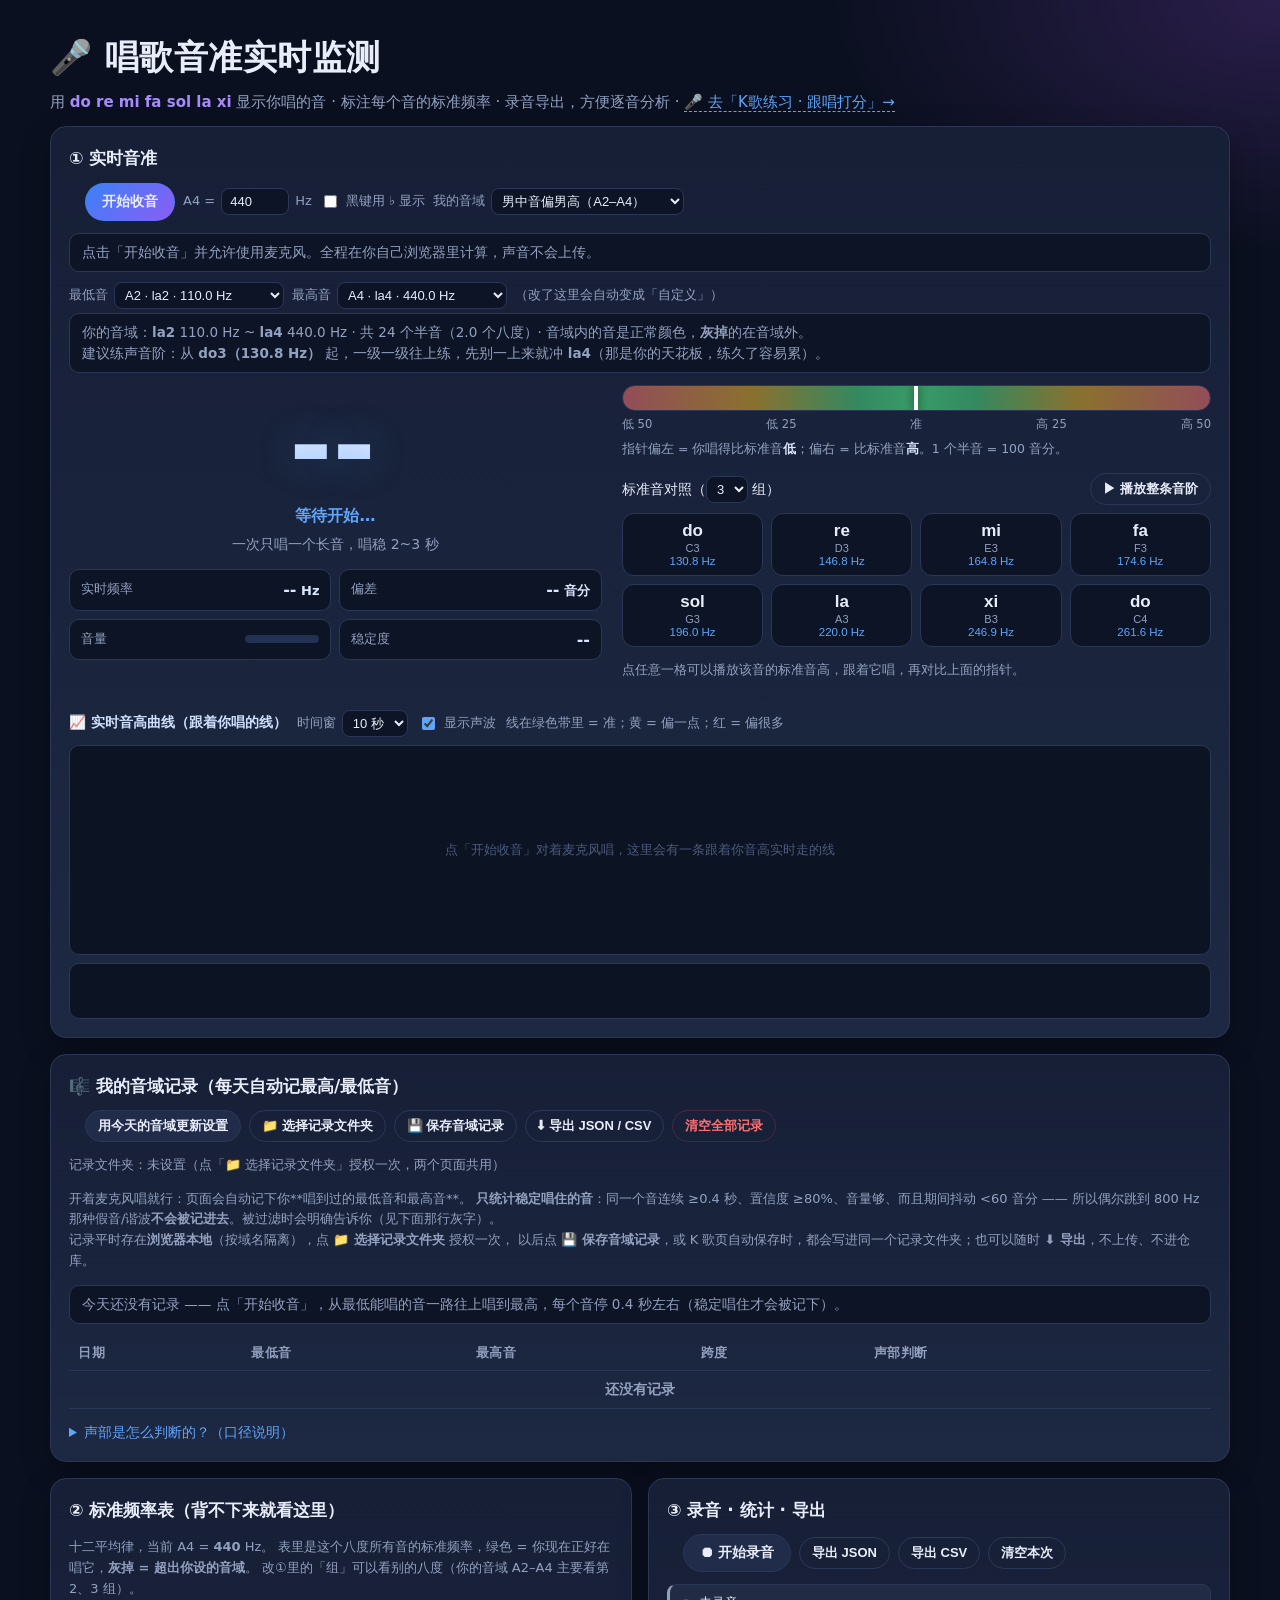
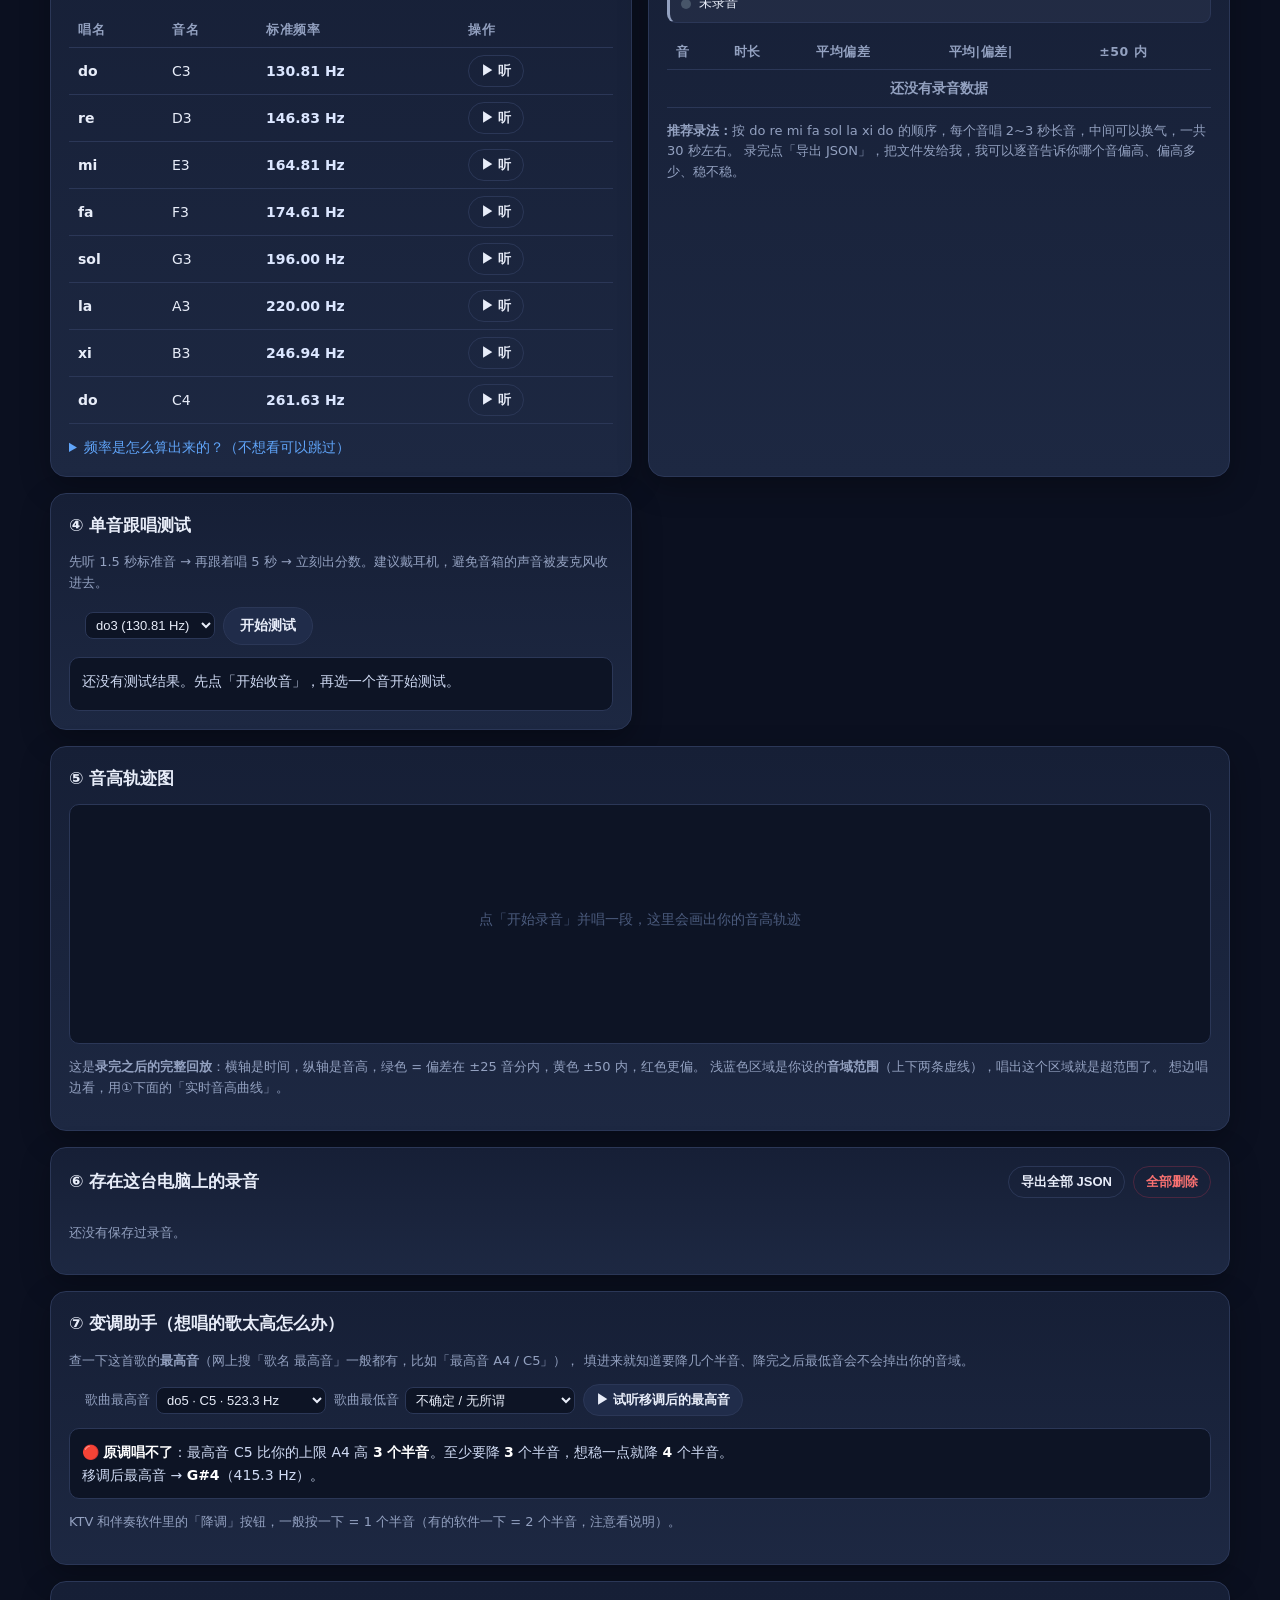
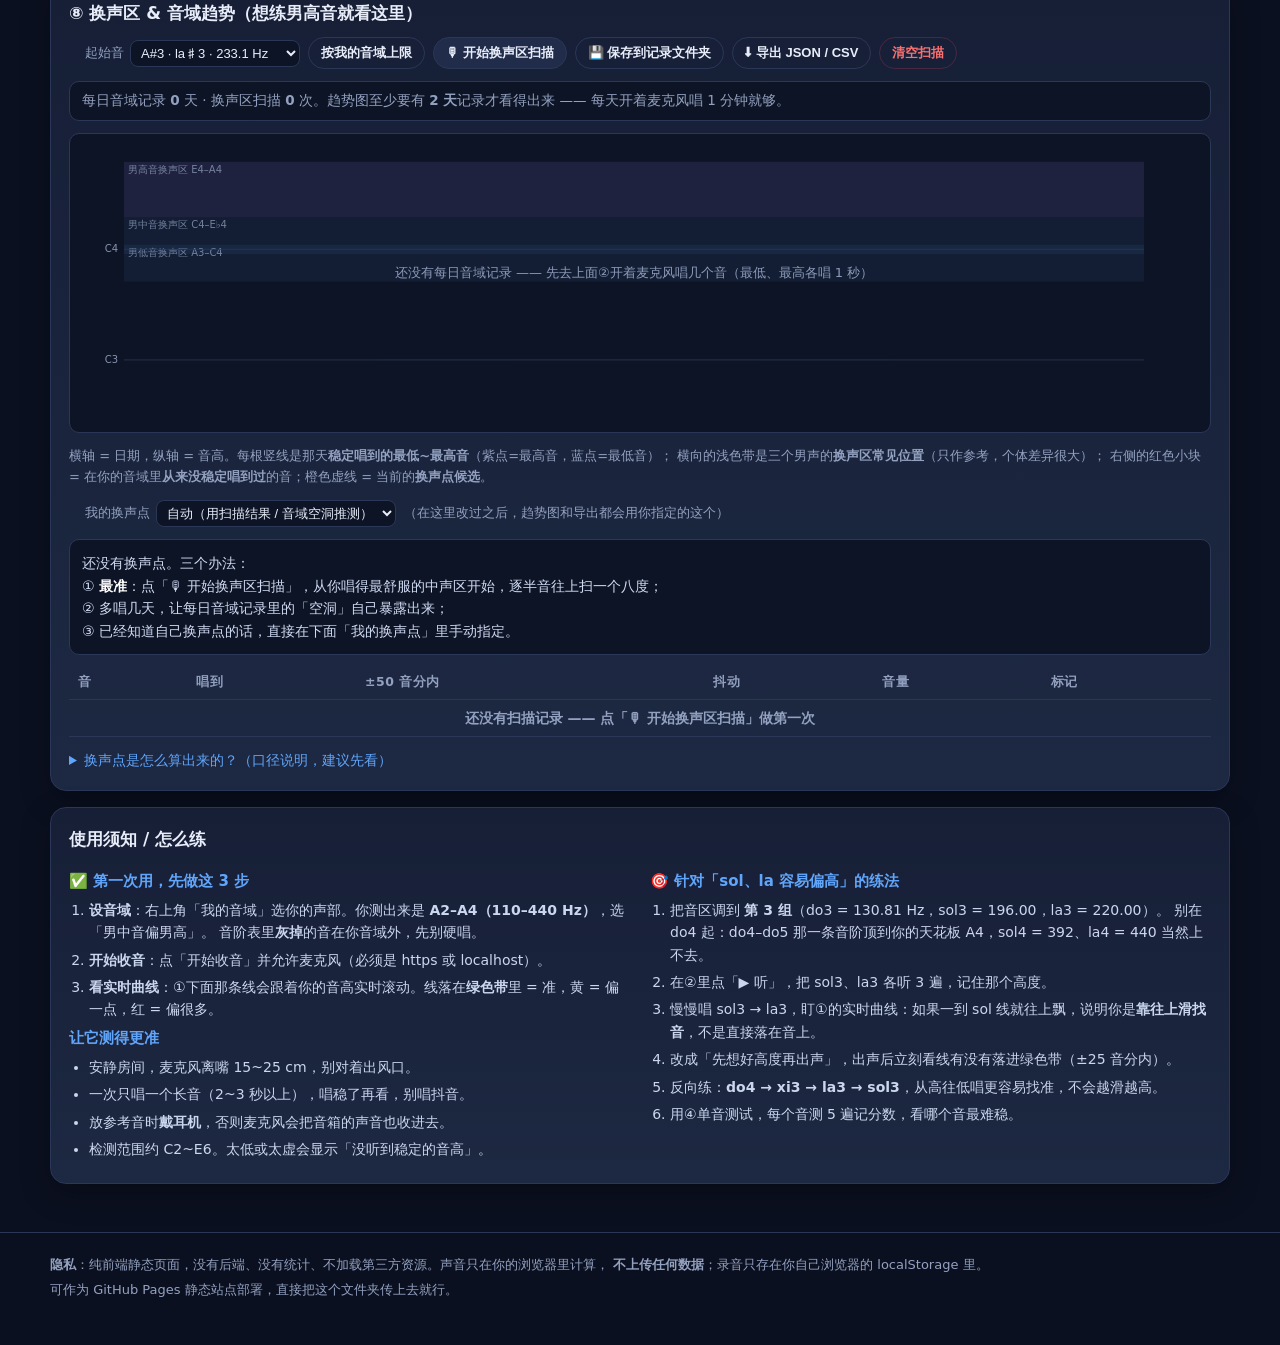
<file: index.html>
<!doctype html>
<html lang="zh-CN">
<head>
<meta charset="utf-8" />
<meta name="viewport" content="width=device-width, initial-scale=1" />
<title>唱歌音准实时监测 · do re mi 调音器</title>
<meta name="description" content="网页版实时音高检测：用 do re mi fa sol la xi 显示你唱的音、偏差音分和标准频率，可录音、导出数据用于分析音准练习。" />
<link rel="stylesheet" href="style.css?v=10" />
</head>
<body>

<header class="site-header">
  <div class="wrap">
    <h1>🎤 唱歌音准实时监测</h1>
    <p class="sub">用 <b>do re mi fa sol la xi</b> 显示你唱的音 · 标注每个音的标准频率 · 录音导出，方便逐音分析
      · <a class="back" href="karaoke.html">🎤 去「K歌练习 · 跟唱打分」→</a></p>
  </div>
</header>

<main class="wrap grid">

  <!-- ============ 实时音准 ============ -->
  <section class="card card--tuner">
    <div class="card-head">
      <h2>① 实时音准</h2>
      <div class="row wrap">
        <button id="micBtn" class="btn btn-primary">开始收音</button>
        <label class="field">A4 = <input id="a4Input" type="number" min="415" max="466" step="1" value="440" /> Hz</label>
        <label class="field checkbox"><input id="flatChk" type="checkbox" /> 黑键用 ♭ 显示</label>
        <label class="field">我的音域 <select id="rangeSel" class="mini-select"></select></label>
      </div>
    </div>

    <p id="micStatus" class="status">点击「开始收音」并允许使用麦克风。全程在你自己浏览器里计算，声音不会上传。</p>

    <div id="rangeCustomRow" class="row wrap range-custom" hidden>
      <label class="field">最低音 <select id="rangeLowSel" class="mini-select"></select></label>
      <label class="field">最高音 <select id="rangeHighSel" class="mini-select"></select></label>
      <span class="muted small">（改了这里会自动变成「自定义」）</span>
    </div>
    <p id="rangeInfo" class="status range-info"></p>

    <div class="tuner-grid">
      <div class="tuner-left">
        <div class="big-note">
          <div class="big-note-main">
            <span id="noteSol" class="sol">--</span>
            <span id="noteOct" class="oct"></span>
          </div>
          <div id="noteLetter" class="letter">等待开始…</div>
          <div id="noteHint" class="hint">一次只唱一个长音，唱稳 2~3 秒</div>
        </div>

        <div class="readouts">
          <div class="readout"><span class="k">实时频率</span><span class="v"><b id="freqVal">--</b> Hz</span></div>
          <div class="readout"><span class="k">偏差</span><span class="v"><b id="centsVal">--</b> 音分</span></div>
          <div class="readout"><span class="k">音量</span><span class="v level"><i id="levelFill"></i></span></div>
          <div class="readout"><span class="k">稳定度</span><span class="v"><b id="confVal">--</b></span></div>
        </div>
      </div>

      <div class="tuner-right">
        <div class="meter">
          <div class="meter-track">
            <div id="needle" class="needle"></div>
          </div>
          <div class="meter-labels"><span>低 50</span><span>低 25</span><span>准</span><span>高 25</span><span>高 50</span></div>
          <p class="meter-tip">指针偏左 = 你唱得比标准音<b>低</b>；偏右 = 比标准音<b>高</b>。1 个半音 = 100 音分。</p>
        </div>

        <div class="ladder-head">
          <span>标准音对照（<select id="octaveSel" class="mini-select"></select> 组）</span>
          <button id="playScaleBtn" class="btn btn-ghost btn-sm">▶ 播放整条音阶</button>
        </div>
        <div id="ladder" class="ladder"></div>
        <p class="muted small">点任意一格可以播放该音的标准音高，跟着它唱，再对比上面的指针。</p>
      </div>
    </div>

    <div class="live-block">
      <div class="live-head">
        <span class="live-title">📈 实时音高曲线（跟着你唱的线）</span>
        <label class="field">时间窗
          <select id="liveWin" class="mini-select">
            <option value="5">5 秒</option>
            <option value="10" selected>10 秒</option>
            <option value="20">20 秒</option>
          </select>
        </label>
        <label class="field checkbox"><input id="scopeChk" type="checkbox" checked /> 显示声波</label>
        <span class="muted small">线在绿色带里 = 准；黄 = 偏一点；红 = 偏很多</span>
      </div>
      <canvas id="liveChart" class="live-chart"></canvas>
      <canvas id="scope" class="scope"></canvas>
    </div>
  </section>

  <!-- ============ 每日音域记录 ============ -->
  <section class="card card--wide">
    <div class="card-head">
      <h2>🎼 我的音域记录（每天自动记最高/最低音）</h2>
      <div class="row wrap">
        <button id="rangeUseBtn" class="btn btn-sm">用今天的音域更新设置</button>
        <button id="rangeFolderBtn" class="btn btn-ghost btn-sm">📁 选择记录文件夹</button>
        <button id="rangeSaveBtn" class="btn btn-ghost btn-sm">💾 保存音域记录</button>
        <button id="rangeExportBtn" class="btn btn-ghost btn-sm">⬇ 导出 JSON / CSV</button>
        <button id="rangeClearBtn" class="btn btn-ghost btn-sm danger">清空全部记录</button>
      </div>
    </div>
    <p id="rangeFolderName" class="muted small">记录文件夹：未设置</p>
    <p id="rangeStatus" class="rec-status" hidden></p>
    <p class="muted small">
      开着麦克风唱就行：页面会自动记下你**唱到过的最低音和最高音**。
      <b>只统计稳定唱住的音</b>：同一个音连续 ≥0.4 秒、置信度 ≥80%、音量够、而且期间抖动 &lt;60 音分 ——
      所以偶尔跳到 800 Hz 那种假音/谐波<b>不会被记进去</b>。被过滤时会明确告诉你（见下面那行灰字）。
      <br>记录平时存在<b>浏览器本地</b>（按域名隔离），点 <b>📁 选择记录文件夹</b> 授权一次，
      以后点 <b>💾 保存音域记录</b>，或 K 歌页自动保存时，都会写进同一个记录文件夹；也可以随时 <b>⬇ 导出</b>，不上传、不进仓库。
    </p>
    <p id="rangeReject" class="muted small" style="display:none;color:var(--warn)"></p>
    <div id="rangeToday" class="status">还没有记录 —— 点「开始收音」唱几个音（往下探探最低、往上够够最高）。</div>
    <div class="table-scroll">
      <table class="stat-table">
        <thead><tr><th>日期</th><th>最低音</th><th>最高音</th><th>跨度</th><th>声部判断</th><th></th></tr></thead>
        <tbody id="rangeBody"><tr><td colspan="6" class="muted center">还没有记录</td></tr></tbody>
      </table>
    </div>
    <details class="tip">
      <summary>声部是怎么判断的？（口径说明）</summary>
      <p>按常见声部的典型音域做匹配：男低音 Bass E2–E4、男中音 Baritone A2–F4、男高音 Tenor C3–C5、
        女低音 Alto F3–F5、女中音 Mezzo A3–A5、女高音 Soprano C4–C6。</p>
      <p>你的音域如果**下限像某个声部、上限像另一个**，就分开写 —— 比如 E2–D5 是
        「下限像男低音、上限像男高音」，属于**很宽的男声**（Bass-Baritone 向下探、Tenor 的高度也够得到）。</p>
    </details>
  </section>

  <!-- ============ 标准频率表 ============ -->


  <section class="card">
    <div class="card-head">
      <h2>② 标准频率表（背不下来就看这里）</h2>
    </div>
    <p class="muted small">十二平均律，当前 A4 = <b id="a4Label">440</b> Hz。
      表里是这个八度所有音的标准频率，绿色 = 你现在正好在唱它，<b>灰掉 = 超出你设的音域</b>。
      改①里的「组」可以看别的八度（你的音域 A2–A4 主要看第 2、3 组）。</p>
    <div class="table-scroll">
      <table class="ref-table">
        <thead><tr><th>唱名</th><th>音名</th><th>标准频率</th><th>操作</th></tr></thead>
        <tbody id="refBody"></tbody>
      </table>
    </div>
    <details class="tip">
      <summary>频率是怎么算出来的？（不想看可以跳过）</summary>
      <p>从 A4 = 440 Hz 出发，每升高一个半音，频率乘以 2 的 1/12 次方（≈1.05946）：</p>
      <p class="mono">f = A4 × 2^((n − 69) / 12)</p>
      <p>其中 n 是 MIDI 音号，中央 C（do）记作 60 号，A4（la）是 69 号。
      所以 <b>do4 = 261.63 Hz</b>，re4 = 293.66 Hz，mi4 = 329.63 Hz，fa4 = 349.23 Hz，
      sol4 = 392.00 Hz，la4 = 440.00 Hz，xi4 = 493.88 Hz，do5 = 523.25 Hz。</p>
      <p>音分（cent）是偏差单位：<b>100 音分 = 1 个半音</b>。
      指针在 ±25 音分以内听起来基本就是准的，±50 音分以内算「接近」。</p>
    </details>
  </section>

  <!-- ============ 录音与统计 ============ -->
  <section class="card">
    <div class="card-head">
      <h2>③ 录音 · 统计 · 导出</h2>
      <div class="row wrap">
        <button id="recBtn" class="btn">⏺ 开始录音</button>
        <button id="jsonBtn" class="btn btn-ghost btn-sm">导出 JSON</button>
        <button id="csvBtn" class="btn btn-ghost btn-sm">导出 CSV</button>
        <button id="clearBtn" class="btn btn-ghost btn-sm">清空本次</button>
      </div>
    </div>

    <div class="rec-status">
      <span id="recDot" class="dot"></span>
      <span id="recText">未录音</span>
      <span id="recCount" class="muted"></span>
    </div>

    <div id="summary" class="summary"></div>

    <div class="table-scroll">
      <table class="stat-table">
        <thead><tr><th>音</th><th>时长</th><th>平均偏差</th><th>平均|偏差|</th><th>±50 内</th></tr></thead>
        <tbody id="statBody"><tr><td colspan="5" class="muted center">还没有录音数据</td></tr></tbody>
      </table>
    </div>

    <p id="statHint" class="muted small"></p>

    <p class="muted small">
      <b>推荐录法：</b>按 do re mi fa sol la xi do 的顺序，每个音唱 2~3 秒长音，中间可以换气，一共 30 秒左右。
      录完点「导出 JSON」，把文件发给我，我可以逐音告诉你哪个音偏高、偏高多少、稳不稳。
    </p>
  </section>

  <!-- ============ 单音跟唱测试 ============ -->
  <section class="card">
    <div class="card-head">
      <h2>④ 单音跟唱测试</h2>
    </div>
    <p class="muted small">先听 1.5 秒标准音 → 再跟着唱 5 秒 → 立刻出分数。建议戴耳机，避免音箱的声音被麦克风收进去。</p>
    <div class="row wrap">
      <select id="pracSel" class="mini-select"></select>
      <button id="pracBtn" class="btn">开始测试</button>
    </div>
    <div id="pracResult" class="prac-result">还没有测试结果。先点「开始收音」，再选一个音开始测试。</div>
  </section>

  <!-- ============ 轨迹图 ============ -->
  <section class="card card--wide">
    <div class="card-head">
      <h2>⑤ 音高轨迹图</h2>
      <span id="chartInfo" class="muted small"></span>
    </div>
    <canvas id="chart" class="chart"></canvas>
    <p class="muted small">这是<b>录完之后的完整回放</b>：横轴是时间，纵轴是音高，绿色 = 偏差在 ±25 音分内，黄色 ±50 内，红色更偏。
      浅蓝色区域是你设的<b>音域范围</b>（上下两条虚线），唱出这个区域就是超范围了。
      想边唱边看，用①下面的「实时音高曲线」。</p>
  </section>

  <!-- ============ 本地记录 ============ -->
  <section class="card card--wide">
    <div class="card-head">
      <h2>⑥ 存在这台电脑上的录音</h2>
      <div class="row">
        <button id="dlAllBtn" class="btn btn-ghost btn-sm">导出全部 JSON</button>
        <button id="delAllBtn" class="btn btn-ghost btn-sm danger">全部删除</button>
      </div>
    </div>
    <div id="sessions" class="sessions"></div>
  </section>

  <!-- ============ 变调助手 ============ -->
  <section class="card card--wide">
    <div class="card-head">
      <h2>⑦ 变调助手（想唱的歌太高怎么办）</h2>
    </div>
    <p class="muted small">查一下这首歌的<b>最高音</b>（网上搜「歌名 最高音」一般都有，比如「最高音 A4 / C5」），
      填进来就知道要降几个半音、降完之后最低音会不会掉出你的音域。</p>
    <div class="row wrap">
      <label class="field">歌曲最高音 <select id="songHighSel" class="mini-select"></select></label>
      <label class="field">歌曲最低音 <select id="songLowSel" class="mini-select"></select></label>
      <button id="shiftPlayBtn" class="btn btn-sm">▶ 试听移调后的最高音</button>
    </div>
    <div id="shiftOut" class="prac-result">先在上面选这首歌的最高音。</div>
    <p class="muted small">KTV 和伴奏软件里的「降调」按钮，一般按一下 = 1 个半音（有的软件一下 = 2 个半音，注意看说明）。</p>
  </section>

  <!-- ============ 换声区 & 音域趋势 ============ -->
  <section class="card card--wide">
    <div class="card-head">
      <h2>⑧ 换声区 &amp; 音域趋势（想练男高音就看这里）</h2>
      <div class="row wrap">
        <label class="field">起始音 <select id="passStartSel" class="mini-select"></select></label>
        <button id="passUseRangeBtn" class="btn btn-ghost btn-sm">按我的音域上限</button>
        <button id="passScanBtn" class="btn btn-sm">🎙 开始换声区扫描</button>
        <button id="passSaveBtn" class="btn btn-ghost btn-sm">💾 保存到记录文件夹</button>
        <button id="passExportBtn" class="btn btn-ghost btn-sm">⬇ 导出 JSON / CSV</button>
        <button id="passClearBtn" class="btn btn-ghost btn-sm danger">清空扫描</button>
      </div>
    </div>

    <p id="passStatus" class="status"></p>

    <canvas id="trendChart" class="chart trend-chart"></canvas>
    <p class="muted small">
      横轴 = 日期，纵轴 = 音高。每根竖线是那天<b>稳定唱到的最低~最高音</b>（紫点=最高音，蓝点=最低音）；
      横向的浅色带是三个男声的<b>换声区常见位置</b>（只作参考，个体差异很大）；
      右侧的红色小块 = 在你的音域里<b>从来没稳定唱到过</b>的音；橙色虚线 = 当前的<b>换声点候选</b>。
    </p>

    <div class="row wrap">
      <label class="field">我的换声点
        <select id="passManualSel" class="mini-select"></select>
      </label>
      <span class="muted small">（在这里改过之后，趋势图和导出都会用你指定的这个）</span>
    </div>

    <div id="passResult" class="prac-result"></div>

    <div class="table-scroll">
      <table class="stat-table">
        <thead><tr><th>音</th><th>唱到</th><th>±50 音分内</th><th>抖动</th><th>音量</th><th>标记</th></tr></thead>
        <tbody id="passBody"><tr><td colspan="6" class="muted center">还没有扫描记录</td></tr></tbody>
      </table>
    </div>

    <details class="tip">
      <summary>换声点是怎么算出来的？（口径说明，建议先看）</summary>
      <p><b>为什么男高音要盯这个：</b>决定声部（男高音 / 男中音 / 男低音）的是声带长度厚度和声道大小，练不出来；
        但「换声区唱得好不好」几乎全看技术。换声点 = 从胸声往上、发声方式必须<b>换挡</b>的那个音，
        男高音通常在 E4–A4 附近，男中音在 C4–E♭4 附近。练混声就是练这一段，硬顶只会伤声带。</p>
      <p><b>扫描怎么做的：</b>从你选的起始音开始，逐半音往上，每个音<b>先听 1.2 秒参考音、再跟着唱 2.2 秒</b>，
        一共 12 个音（一个八度）。请<b>戴耳机</b>，音量保持和平时一样。</p>
      <p><b>换声点怎么判：</b>基线取这次扫描里<b>最下面那 1/3 的音</b>（它们一定还在胸声里），然后在往上走的音里找四条线索，
        任意两条连着的音同时出现才算（避免偶发抖动误判）——
        ① 音高抖动突然明显变大（往上硬顶）；② 唱住的比例骤降；③ 音量突然要加大到 1.8 倍以上；
        ④ 音量突然掉到一半（换到假声 / 漏气）。如果从某个音往上<b>基本唱不出来</b>，那报出来的是
        「当前高音上限」而不是换声点 —— 这两件事不一样，别搞混。</p>
      <p><b>「没唱到过」是什么：</b>把每天记录里稳定唱住的音汇总起来，在你的最低~最高音之间，
        一次都没被稳定唱到过的音会画在右边。音域中间的洞往往就是换声区；但底部或顶部的一整段空缺
        更可能只是「还没试过」，所以只把<b>音域上半段、宽 2~7 个半音</b>的洞拿来当换声区候选。</p>
      <p>所有数据仍然只存在<b>浏览器本地</b>（<span class="mono">localStorage: vpm.passaggio.v1</span> 和
        <span class="mono">vpm.range.v1</span>），不上传、不进仓库。</p>
    </details>
  </section>

  <!-- ============ 说明 ============ -->
  <section class="card card--wide">
    <div class="card-head"><h2>使用须知 / 怎么练</h2></div>
    <div class="cols">
      <div>
        <h3>✅ 第一次用，先做这 3 步</h3>
        <ol>
          <li><b>设音域</b>：右上角「我的音域」选你的声部。你测出来是 <b>A2–A4（110–440 Hz）</b>，选「男中音偏男高」。
              音阶表里<b>灰掉</b>的音在你音域外，先别硬唱。</li>
          <li><b>开始收音</b>：点「开始收音」并允许麦克风（必须是 https 或 localhost）。</li>
          <li><b>看实时曲线</b>：①下面那条线会跟着你的音高实时滚动。线落在<b>绿色带</b>里 = 准，黄 = 偏一点，红 = 偏很多。</li>
        </ol>
        <h3>让它测得更准</h3>
        <ul>
          <li>安静房间，麦克风离嘴 15~25 cm，别对着出风口。</li>
          <li>一次只唱一个长音（2~3 秒以上），唱稳了再看，别唱抖音。</li>
          <li>放参考音时<b>戴耳机</b>，否则麦克风会把音箱的声音也收进去。</li>
          <li>检测范围约 C2~E6。太低或太虚会显示「没听到稳定的音高」。</li>
        </ul>
      </div>
      <div>
        <h3>🎯 针对「sol、la 容易偏高」的练法</h3>
        <ol>
          <li>把音区调到 <b>第 3 组</b>（do3 = 130.81 Hz，sol3 = 196.00，la3 = 220.00）。
              别在 do4 起：do4–do5 那一条音阶顶到你的天花板 A4，sol4 = 392、la4 = 440 当然上不去。</li>
          <li>在②里点「▶ 听」，把 sol3、la3 各听 3 遍，记住那个高度。</li>
          <li>慢慢唱 sol3 → la3，盯①的实时曲线：如果一到 sol 线就往上飘，说明你是<b>靠往上滑找音</b>，不是直接落在音上。</li>
          <li>改成「先想好高度再出声」，出声后立刻看线有没有落进绿色带（±25 音分内）。</li>
          <li>反向练：<b>do4 → xi3 → la3 → sol3</b>，从高往低唱更容易找准，不会越滑越高。</li>
          <li>用④单音测试，每个音测 5 遍记分数，看哪个音最难稳。</li>
        </ol>
      </div>
    </div>
  </section>

</main>

<footer class="site-footer">
  <div class="wrap">
    <p><b>隐私</b>：纯前端静态页面，没有后端、没有统计、不加载第三方资源。声音只在你的浏览器里计算，
      <b>不上传任何数据</b>；录音只存在你自己浏览器的 localStorage 里。</p>
    <p class="muted small">可作为 GitHub Pages 静态站点部署，直接把这个文件夹传上去就行。</p>
  </div>
</footer>

<script src="js/pitch.js?v=8"></script>
<script src="js/record-folder.js?v=9"></script>
<script src="js/app.js?v=10"></script>
</body>
</html>
</file>
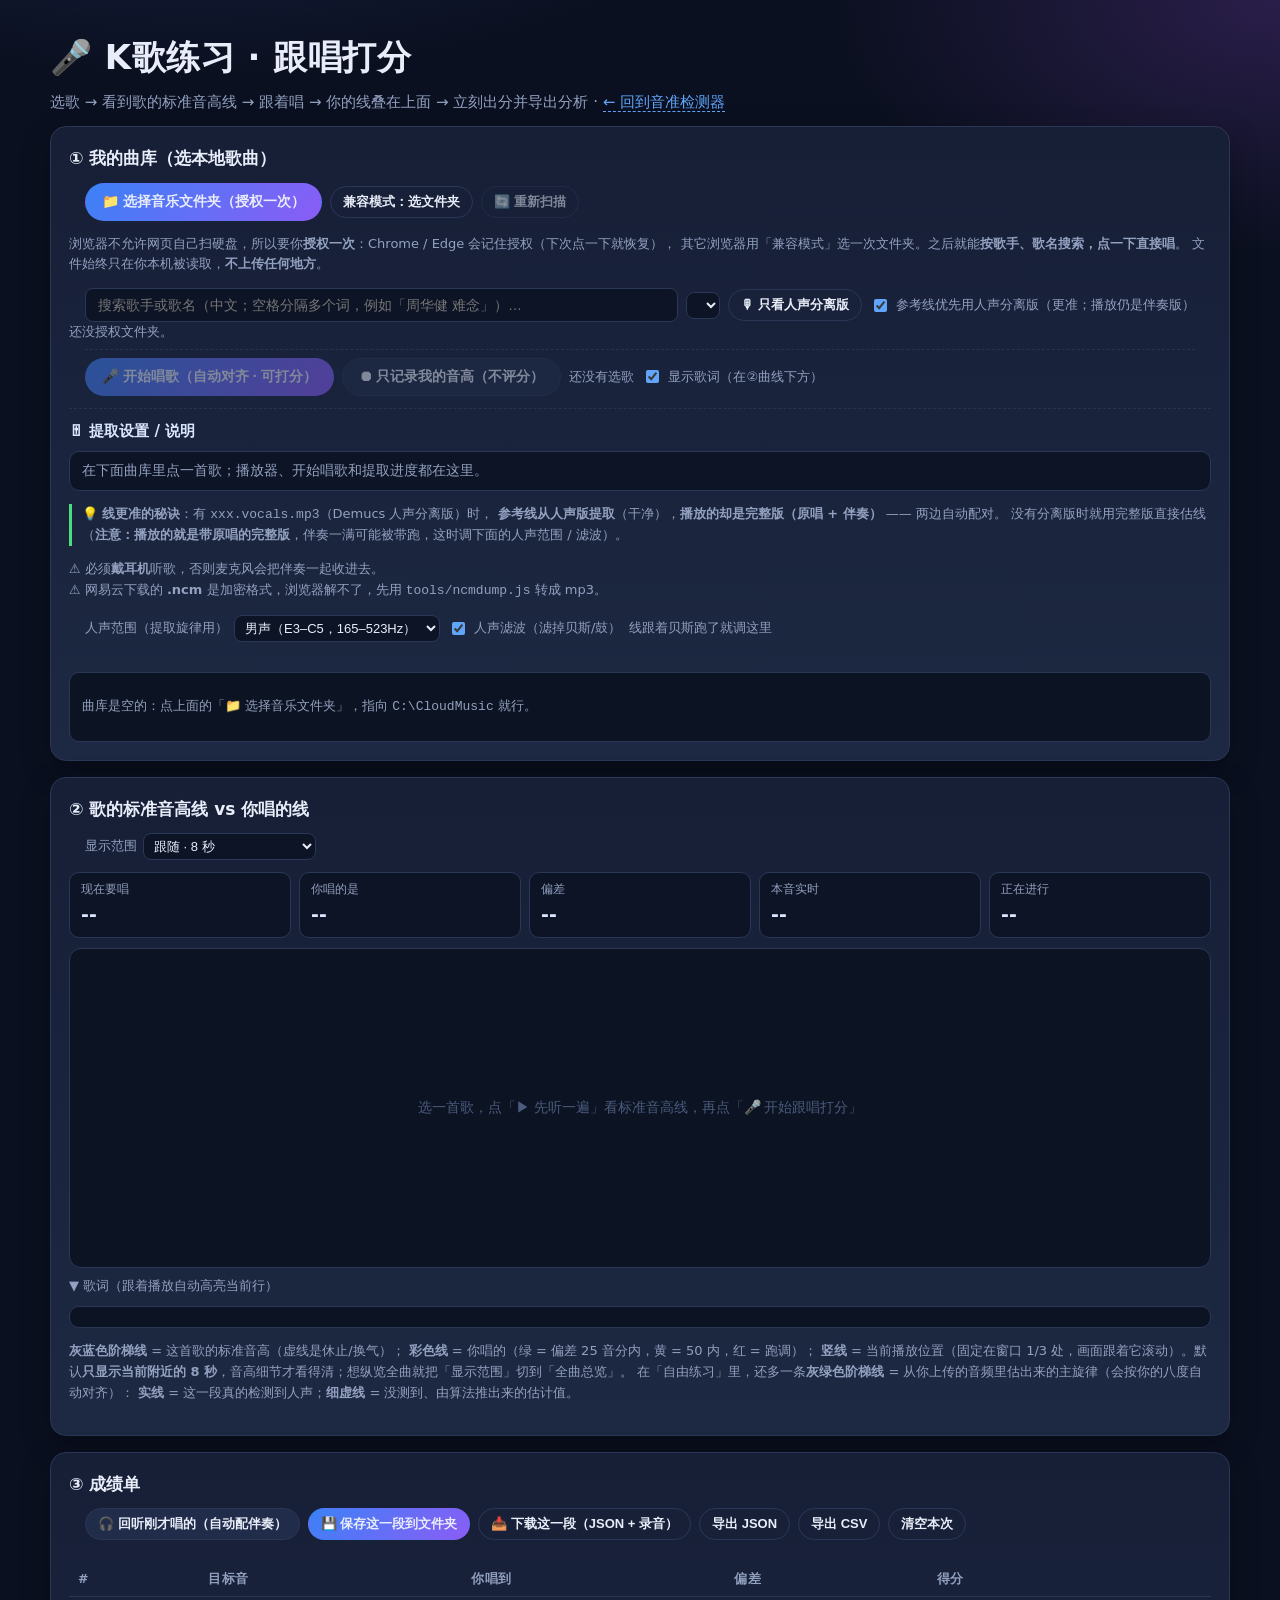
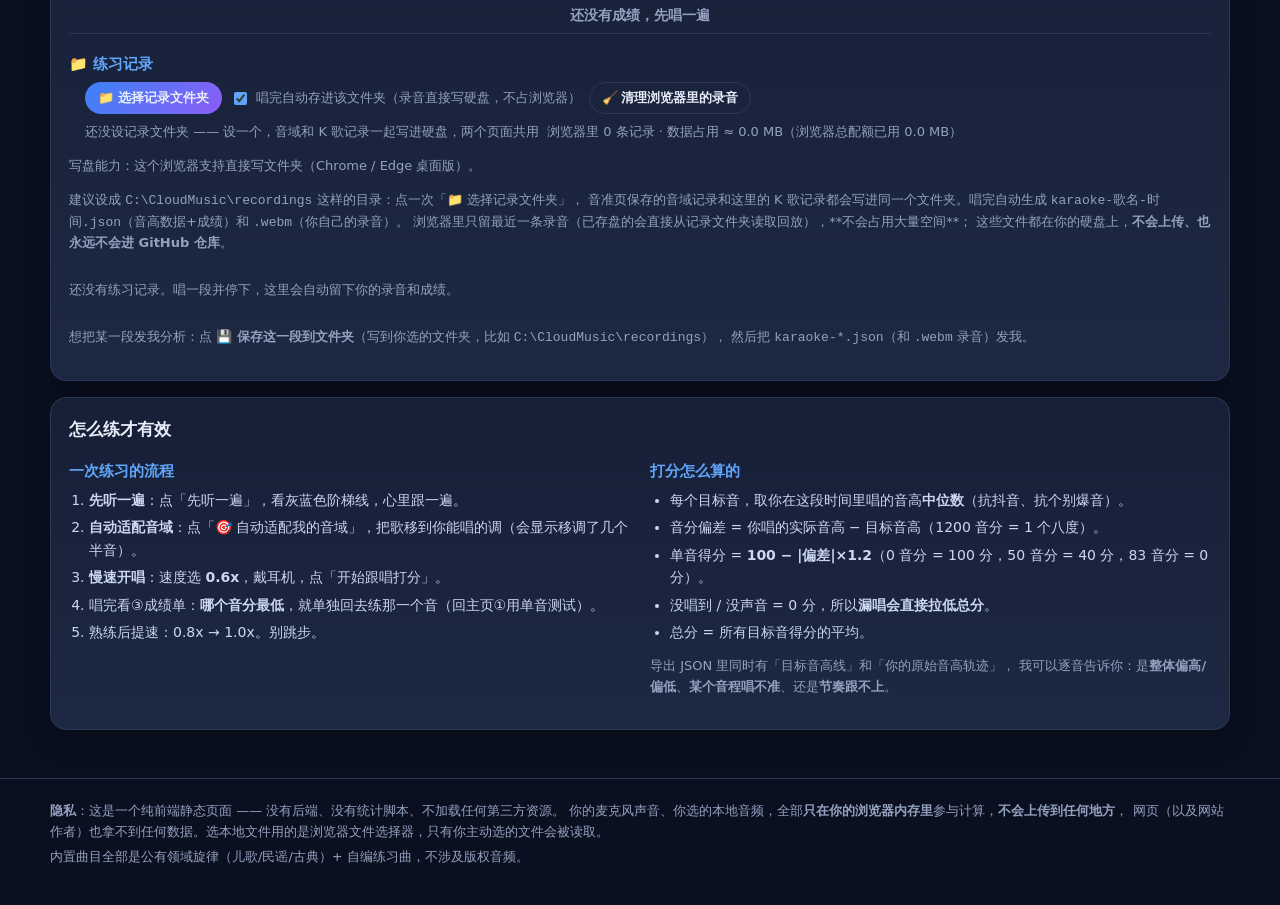
<file: karaoke.html>
<!doctype html>
<html lang="zh-CN">
<head>
<meta charset="utf-8" />
<meta name="viewport" content="width=device-width, initial-scale=1" />
<title>K歌练习 · 跟唱打分 · 音高线对比</title>
<meta name="description" content="网页 K 歌练习：显示歌曲的标准音高线和你唱的线，实时打分，录音可导出分析。纯前端，不上传任何声音。" />
<link rel="stylesheet" href="style.css?v=10" />
<link rel="stylesheet" href="karaoke.css?v=11" />
</head>
<body>

<header class="site-header">
  <div class="wrap">
    <h1>🎤 K歌练习 · 跟唱打分</h1>
    <p class="sub">选歌 → 看到歌的标准音高线 → 跟着唱 → 你的线叠在上面 → 立刻出分并导出分析
      · <a class="back" href="index.html">← 回到音准检测器</a></p>
  </div>
</header>

<main class="wrap grid">

  <!-- ===== 我的曲库 ===== -->
  <section class="card card--wide">
    <div class="card-head">
      <h2>① 我的曲库（选本地歌曲）</h2>
      <div class="row wrap">
        <button id="libPickDir" class="btn btn-primary">📁 选择音乐文件夹（授权一次）</button>
        <button id="libPickFiles" class="btn btn-ghost btn-sm">兼容模式：选文件夹</button>
        <input type="file" id="libFiles" webkitdirectory directory multiple class="hidden-file" />
        <button id="libRescan" class="btn btn-ghost btn-sm" disabled>🔄 重新扫描</button>
      </div>
    </div>
    <p class="muted small">
      浏览器不允许网页自己扫硬盘，所以要你<b>授权一次</b>：Chrome / Edge 会记住授权（下次点一下就恢复），
      其它浏览器用「兼容模式」选一次文件夹。之后就能<b>按歌手、歌名搜索，点一下直接唱</b>。
      文件始终只在你本机被读取，<b>不上传任何地方</b>。
    </p>
    <div class="row wrap">
      <input id="libSearch" class="lib-search" type="search" placeholder="搜索歌手或歌名（中文；空格分隔多个词，例如「周华健 难念」）…" />
      <select id="libArtist" class="mini-select"></select>
      <button id="libVocalsOnly" class="btn btn-ghost btn-sm lib-vocals-only" type="button">🎙 只看人声分离版</button>
      <label class="field checkbox"><input id="libVocals" type="checkbox" checked /> 参考线优先用人声分离版（更准；播放仍是伴奏版）</label>
    </div>
    <div id="libInfo" class="muted small">还没授权文件夹。</div>
    <div class="row wrap lib-actions">
      <button id="syncRecBtn" class="btn btn-primary" disabled>🎤 开始唱歌（自动对齐 · 可打分）</button>
      <button id="freeRecBtn" class="btn" disabled>⏺ 只记录我的音高（不评分）</button>
      <span id="audioName" class="muted small">还没有选歌</span>
      <label class="field checkbox"><input id="lrcChk" type="checkbox" checked /> 显示歌词（在②曲线下方）</label>
    </div>
    <div id="audioBox" class="lib-player"></div>
    <div class="kara-settings">
      <div class="kara-settings-head">🎚 提取设置 / 说明</div>
      <p id="songInfo" class="status">在下面曲库里点一首歌；播放器、开始唱歌和提取进度都在这里。</p>
      <p class="muted small" style="border-left:3px solid #4ade80;padding-left:10px">
        💡 <b>线更准的秘诀</b>：有 <code>xxx.vocals.mp3</code>（Demucs 人声分离版）时，
        <b>参考线从人声版提取</b>（干净），<b>播放的却是完整版（原唱 + 伴奏）</b> —— 两边自动配对。
        没有分离版时就用完整版直接估线（<b>注意：播放的就是带原唱的完整版</b>，伴奏一满可能被带跑，这时调下面的人声范围 / 滤波）。
      </p>
      <p class="muted small">
        ⚠️ 必须<b>戴耳机</b>听歌，否则麦克风会把伴奏一起收进去。<br>
        ⚠️ 网易云下载的 <b>.ncm</b> 是加密格式，浏览器解不了，先用 <code>tools/ncmdump.js</code> 转成 mp3。
      </p>
      <div class="row wrap">
        <label class="field">人声范围（提取旋律用）
          <select id="vocalSel" class="mini-select"></select>
        </label>
        <label class="field checkbox"><input id="vocalBandChk" type="checkbox" checked /> 人声滤波（滤掉贝斯/鼓）</label>
        <span class="muted small">线跟着贝斯跑了就调这里</span>
      </div>
      <div id="refProgress" class="muted small"></div>
      <div id="freeResult" class="prac-result"></div>
    </div>
    <div id="libList" class="lib-list"><p class="muted small">曲库是空的：点上面的「📁 选择音乐文件夹」，指向 <code>C:\CloudMusic</code> 就行。</p></div>
  </section>


  <!-- ===== 音高线对比 ===== -->
  <section class="card card--wide">
    <div class="card-head">
      <h2>② 歌的标准音高线 vs 你唱的线</h2>
      <div class="row wrap">
        <label class="field">显示范围
          <select id="viewSel" class="mini-select">
            <option value="4">跟随 · 4 秒（看得最细）</option>
            <option value="8" selected>跟随 · 8 秒</option>
            <option value="15">跟随 · 15 秒</option>
            <option value="0">全曲总览</option>
          </select>
        </label>
        <span id="playInfo" class="muted small"></span>
      </div>
    </div>

    <div class="kara-hud">
      <div class="hud-item"><span class="k">现在要唱</span><span class="v" id="hudTarget">--</span></div>
      <div class="hud-item"><span class="k">你唱的是</span><span class="v" id="hudYou">--</span></div>
      <div class="hud-item"><span class="k">偏差</span><span class="v" id="hudCents">--</span></div>
      <div class="hud-item"><span class="k">本音实时</span><span class="v" id="hudScore">--</span></div>
      <div class="hud-item"><span class="k">正在进行</span><span class="v" id="hudProg">--</span></div>
    </div>

    <canvas id="karaChart" class="kara-chart"></canvas>
    <p class="muted small" style="margin:8px 0 2px">▼ 歌词（跟着播放自动高亮当前行）</p>
    <div id="lyrics" class="lyrics"></div>

    <p class="muted small">
      <b>灰蓝色阶梯线</b> = 这首歌的标准音高（虚线是休止/换气）；
      <b>彩色线</b> = 你唱的（绿 = 偏差 25 音分内，黄 = 50 内，红 = 跑调）；
      <b>竖线</b> = 当前播放位置（固定在窗口 1/3 处，画面跟着它滚动）。默认<b>只显示当前附近的 8 秒</b>，音高细节才看得清；想纵览全曲就把「显示范围」切到「全曲总览」。
      在「自由练习」里，还多一条<b>灰绿色阶梯线</b> = 从你上传的音频里估出来的主旋律（会按你的八度自动对齐）：
      <b>实线</b> = 这一段真的检测到人声；<b>细虚线</b> = 没测到、由算法推出来的估计值。
    </p>
  </section>

  <!-- ===== 成绩 ===== -->
  <section class="card card--wide">
    <div class="card-head">
      <h2>③ 成绩单</h2>
      <div class="row wrap">
        <button id="playRecBtn" class="btn btn-sm">🎧 回听刚才唱的（自动配伴奏）</button>
        <button id="saveRecBtn" class="btn btn-primary btn-sm">💾 保存这一段到文件夹</button>
        <button id="saveDownloadBtn" class="btn btn-ghost btn-sm">📥 下载这一段（JSON + 录音）</button>
        <button id="exportBtn" class="btn btn-ghost btn-sm">导出 JSON</button>
        <button id="csvBtn" class="btn btn-ghost btn-sm">导出 CSV</button>
        <button id="clearBtn" class="btn btn-ghost btn-sm">清空本次</button>
      </div>
    </div>
    <div id="resultSummary" class="summary"></div>
    <div class="table-scroll">
      <table class="stat-table">
        <thead><tr><th>#</th><th>目标音</th><th>你唱到</th><th>偏差</th><th>得分</th><th></th></tr></thead>
        <tbody id="resultBody"><tr><td colspan="6" class="muted center">还没有成绩，先唱一遍</td></tr></tbody>
      </table>
    </div>
    <p id="resultHint" class="muted small"></p>
    <h3 style="margin-top:18px">📁 练习记录</h3>
    <div class="row wrap rec-prefs">
      <button id="recFolderBtn" class="btn btn-primary btn-sm">📁 选择记录文件夹</button>
      <label class="field checkbox"><input id="recAutoChk" type="checkbox" checked /> 唱完自动存进该文件夹（录音直接写硬盘，不占浏览器）</label>
      <button id="recPurgeBtn" class="btn btn-ghost btn-sm">🧹 清理浏览器里的录音</button>
      <span id="recFolderName" class="muted small">还没设记录文件夹</span>
      <span id="recUsage" class="muted small"></span>
    </div>
    <p id="recSupport" class="muted small"></p>
    <p id="recStatus" class="rec-status" hidden></p>
    <p class="muted small">
      建议设成 <code>C:\CloudMusic\recordings</code> 这样的目录：点一次「📁 选择记录文件夹」，
      音准页保存的音域记录和这里的 K 歌记录都会写进同一个文件夹。唱完自动生成
      <code>karaoke-歌名-时间.json</code>（音高数据+成绩）和 <code>.webm</code>（你自己的录音）。
      浏览器里只留最近一条录音（已存盘的会直接从记录文件夹读取回放），**不会占用大量空间**；
      这些文件都在你的硬盘上，<b>不会上传、也永远不会进 GitHub 仓库</b>。
    </p>
    <p id="recPlayInfo" class="muted small"></p>
    <div id="recPlayBar" class="rec-playbar" hidden>
      <button id="recStopBtn" class="btn btn-ghost btn-sm" type="button">⏹ 停止</button>
      <input id="recSeek" class="rec-seek" type="range" min="0" max="1000" value="0" step="1" />
      <span id="recTime" class="muted small">0:00 / 0:00</span>
    </div>
    <div id="recList" class="rec-list"><p class="muted small">还没有练习记录。唱一段并停下，这里会自动留下你的成绩和录音（可回听）。</p></div>
    <p class="muted small">想把某一段发我分析：点 <b>💾 保存这一段到文件夹</b>（写到你选的文件夹，比如 <code>C:\CloudMusic\recordings</code>），
      然后把 <code>karaoke-*.json</code>（和 <code>.webm</code> 录音）发我。</p>
  </section>



  <!-- ===== 怎么用 ===== -->
  <section class="card card--wide">
    <div class="card-head"><h2>怎么练才有效</h2></div>
    <div class="cols">
      <div>
        <h3>一次练习的流程</h3>
        <ol>
          <li><b>先听一遍</b>：点「先听一遍」，看灰蓝色阶梯线，心里跟一遍。</li>
          <li><b>自动适配音域</b>：点「🎯 自动适配我的音域」，把歌移到你能唱的调（会显示移调了几个半音）。</li>
          <li><b>慢速开唱</b>：速度选 <b>0.6x</b>，戴耳机，点「开始跟唱打分」。</li>
          <li>唱完看③成绩单：<b>哪个音分最低</b>，就单独回去练那一个音（回主页①用单音测试）。</li>
          <li>熟练后提速：0.8x → 1.0x。别跳步。</li>
        </ol>
      </div>
      <div>
        <h3>打分怎么算的</h3>
        <ul>
          <li>每个目标音，取你在这段时间里唱的音高<b>中位数</b>（抗抖音、抗个别爆音）。</li>
          <li>音分偏差 = 你唱的实际音高 − 目标音高（1200 音分 = 1 个八度）。</li>
          <li>单音得分 = <b>100 − |偏差|×1.2</b>（0 音分 = 100 分，50 音分 = 40 分，83 音分 = 0 分）。</li>
          <li>没唱到 / 没声音 = 0 分，所以<b>漏唱会直接拉低总分</b>。</li>
          <li>总分 = 所有目标音得分的平均。</li>
        </ul>
        <p class="muted small">导出 JSON 里同时有「目标音高线」和「你的原始音高轨迹」，
          我可以逐音告诉你：是<b>整体偏高/偏低</b>、<b>某个音程唱不准</b>、还是<b>节奏跟不上</b>。</p>
      </div>
    </div>
  </section>

</main>

<footer class="site-footer">
  <div class="wrap">
    <p><b>隐私</b>：这是一个纯前端静态页面 —— 没有后端、没有统计脚本、不加载任何第三方资源。
      你的麦克风声音、你选的本地音频，全部<b>只在你的浏览器内存里</b>参与计算，<b>不会上传到任何地方</b>，
      网页（以及网站作者）也拿不到任何数据。选本地文件用的是浏览器文件选择器，只有你主动选的文件会被读取。</p>
    <p class="muted small">内置曲目全部是公有领域旋律（儿歌/民谣/古典）+ 自编练习曲，不涉及版权音频。</p>
  </div>
</footer>

<script src="js/pitch.js?v=8"></script>
<script src="js/karaoke.js?v=11"></script>
<script src="js/library.js?v=12"></script>
<script src="js/record-folder.js?v=9"></script>
<script src="js/record.js?v=14"></script>
<script>
  /* 兜底提示：如果曲库模块没加载成功（浏览器缓存了旧版本 / 网络问题），
     直接明确告诉用户，而不是"点了没反应"。 */
  window.addEventListener('load', function () {
    if (!window.SongLibrary) {
      var el = document.getElementById('libInfo');
      if (el) el.innerHTML = '<span style="color:#f87171">⚠️ 曲库模块加载失败 —— 多半是浏览器缓存了旧版本。' +
        '请按 <b>Ctrl + F5</b>（Mac: Cmd + Shift + R）强制刷新一次。</span>';
      var btn = document.getElementById('libPickDir');
      if (btn) btn.disabled = true;
    }
  });
</script>
</body>
</html>
</file>
<file: style.css>
/* ===== 基础 ===== */
:root {
  --bg: #0b1020;
  --bg-soft: #121a2e;
  --card: #161f36;
  --card-2: #1d2842;
  --line: #2b3757;
  --text: #e8edf9;
  --muted: #93a1c0;
  --ok: #4ade80;
  --warn: #fbbf24;
  --bad: #f87171;
  --accent: #60a5fa;
  --accent-2: #a78bfa;
  --radius: 16px;
}
* { box-sizing: border-box; }
html, body { margin: 0; padding: 0; }
body {
  background: radial-gradient(1200px 600px at 15% -10%, #1c2950 0%, transparent 55%),
              radial-gradient(900px 500px at 100% 0%, #2a1e4a 0%, transparent 50%),
              var(--bg);
  color: var(--text);
  font-family: "Segoe UI", "Microsoft YaHei", system-ui, -apple-system, "PingFang SC", sans-serif;
  line-height: 1.6;
  -webkit-text-size-adjust: 100%;
}
.wrap { width: min(1180px, 100% - 32px); margin-inline: auto; }

.site-header { padding: 30px 0 12px; }
.site-header h1 { margin: 0 0 6px; font-size: clamp(22px, 3.4vw, 34px); letter-spacing: .5px; }
.site-header .sub { margin: 0; color: var(--muted); font-size: 15px; }
.site-header .sub b { color: var(--accent-2); }

.grid { display: grid; grid-template-columns: repeat(2, minmax(0, 1fr)); gap: 16px; padding-bottom: 40px; }
.card--tuner { grid-column: 1 / -1; }
.card--wide { grid-column: 1 / -1; }

.card {
  background: linear-gradient(180deg, var(--card) 0%, var(--card-2) 100%);
  border: 1px solid var(--line);
  border-radius: var(--radius);
  padding: 18px;
  box-shadow: 0 10px 30px rgba(0, 0, 0, .28);
}
.card-head { display: flex; align-items: center; justify-content: space-between; gap: 10px; flex-wrap: wrap; margin-bottom: 12px; }
.card-head h2 { margin: 0; font-size: 17px; }
h3 { font-size: 15px; margin: 4px 0 6px; color: var(--accent); }

.row { display: flex; align-items: center; gap: 8px; }
.row.wrap { flex-wrap: wrap; }
.muted { color: var(--muted); }
.small { font-size: 13px; }
.center { text-align: center; }
.mono { font-family: ui-monospace, Consolas, monospace; background: #0d1425; padding: 8px 10px; border-radius: 8px; }

/* ===== 按钮 / 输入 ===== */
.btn {
  appearance: none; border: 1px solid var(--line); background: #202c4a; color: var(--text);
  padding: 9px 16px; border-radius: 999px; font-size: 14px; font-weight: 600; cursor: pointer;
  transition: .16s; white-space: nowrap;
}

.btn:hover { background: #2a3757; transform: translateY(-1px); }
.btn:active { transform: translateY(0); }
.btn:disabled { opacity: .5; cursor: not-allowed; transform: none; }
.btn-primary { background: linear-gradient(135deg, #3b82f6, #8b5cf6); border-color: transparent; }
.btn-primary:hover { background: linear-gradient(135deg, #4f8df8, #9a72f8); }
.btn-primary.on { background: linear-gradient(135deg, #ef4444, #f97316); }
.btn-ghost { background: transparent; }
.btn-ghost:hover { background: #223054; }
.btn-sm { padding: 6px 12px; font-size: 13px; }
.btn.danger { color: var(--bad); border-color: #4a2740; }
button.recording { background: linear-gradient(135deg, #ef4444, #f97316); border-color: transparent; }

.field { font-size: 13px; color: var(--muted); display: inline-flex; align-items: center; gap: 6px; }
.field input[type="number"] {
  width: 68px; background: #0d1425; border: 1px solid var(--line); color: var(--text);
  border-radius: 8px; padding: 5px 8px; font-size: 13px;
}
.field.checkbox { cursor: pointer; }
input[type="checkbox"] { accent-color: var(--accent); }
select {
  background: #0d1425; border: 1px solid var(--line); color: var(--text);
  border-radius: 8px; padding: 6px 8px; font-size: 14px;
}
.mini-select { padding: 4px 6px; font-size: 13px; }
.tip { margin-top: 12px; }
.tip summary { cursor: pointer; color: var(--accent); font-size: 14px; }
.tip p { margin: 8px 0; font-size: 14px; color: #c7d2e8; }

/* ===== 音准区 ===== */
.status {
  margin: 0 0 12px; font-size: 13.5px; color: var(--muted);
  background: #0d1425; border: 1px solid var(--line); border-radius: 10px; padding: 8px 12px;
}
.tuner-grid { display: grid; grid-template-columns: minmax(0, 0.95fr) minmax(0, 1.05fr); gap: 20px; }
.big-note { text-align: center; padding: 8px 0 4px; }
.big-note-main { display: flex; align-items: baseline; justify-content: center; gap: 6px; }
.sol {
  font-size: clamp(58px, 12vw, 104px); font-weight: 800; line-height: 1;
  background: linear-gradient(180deg, #ffffff, #9fc4ff);
  -webkit-background-clip: text; background-clip: text; color: transparent;
  text-shadow: 0 0 42px rgba(96, 165, 250, .28);
}
.oct { font-size: clamp(20px, 4vw, 34px); color: var(--muted); font-weight: 700; }
.letter { font-size: 16px; color: var(--accent); font-weight: 600; margin-top: 6px; }
.hint { font-size: 14px; color: var(--muted); margin-top: 4px; min-height: 22px; }

.readouts { display: grid; grid-template-columns: 1fr 1fr; gap: 8px; margin-top: 10px; }
.readout {
  background: #0d1425; border: 1px solid var(--line); border-radius: 10px;
  padding: 7px 11px; display: flex; justify-content: space-between; align-items: center; font-size: 13px;
}
.readout .k { color: var(--muted); }
.readout .v { font-weight: 700; color: #dbe6ff; }
.readout .v b { font-size: 16px; }
#centsVal.v-ok, .v-ok { color: var(--ok) !important; }
#centsVal.v-warn, .v-warn { color: var(--warn) !important; }
#centsVal.v-bad, .v-bad { color: var(--bad) !important; }
.level { display: inline-block; width: 74px; height: 8px; background: #223154; border-radius: 999px; overflow: hidden; }
.level i { display: block; height: 100%; width: 0%; background: #64748b; transition: width .08s linear, background .2s; }

/* 指针表 */
.meter { margin-bottom: 14px; }
.meter-track {
  position: relative; height: 26px; border-radius: 999px; border: 1px solid var(--line);
  background: linear-gradient(90deg,
     rgba(248,113,113,.55) 0%, rgba(251,191,36,.5) 22%, rgba(74,222,128,.55) 40%,
     rgba(74,222,128,.65) 50%, rgba(74,222,128,.55) 60%, rgba(251,191,36,.5) 78%, rgba(248,113,113,.55) 100%);
  overflow: hidden;
}
.meter-track::after {
  content: ""; position: absolute; left: 50%; top: 0; bottom: 0; width: 2px;
  background: rgba(255,255,255,.75); transform: translateX(-50%);
}
.needle {
  position: absolute; top: -3px; bottom: -3px; width: 4px; border-radius: 4px;
  background: #fff; box-shadow: 0 0 10px rgba(0,0,0,.6); left: 50%; transform: translateX(-50%);
  transition: left .09s linear, background .18s;
}
.needle.ok { background: var(--ok); }
.needle.warn { background: var(--warn); }
.needle.bad { background: var(--bad); }
.meter-labels { display: flex; justify-content: space-between; font-size: 11.5px; color: var(--muted); margin-top: 4px; }
.meter-tip { font-size: 12.5px; color: var(--muted); margin: 6px 0 0; }
.meter-tip b { color: #dbe6ff; }

/* 音阶格子 */
.ladder-head { display: flex; align-items: center; justify-content: space-between; gap: 8px; flex-wrap: wrap; font-size: 14px; margin-bottom: 8px; }
.ladder { display: grid; grid-template-columns: repeat(4, minmax(0, 1fr)); gap: 8px; }
.lad {
  cursor: pointer; border: 1px solid var(--line); background: #0d1425; color: var(--text);
  border-radius: 12px; padding: 8px 4px; display: flex; flex-direction: column; align-items: center; gap: 1px;
  transition: .15s;
}
.lad b { font-size: 17px; line-height: 1.1; }
.lad span { font-size: 11px; color: var(--muted); }
.lad em { font-size: 11.5px; color: var(--accent); font-style: normal; }
.lad:hover { background: #16223d; border-color: var(--accent); transform: translateY(-2px); }
.lad.on {
  background: linear-gradient(160deg, rgba(74,222,128,.22), rgba(96,165,250,.16));
  border-color: var(--ok); box-shadow: 0 0 0 1px rgba(74,222,128,.35), 0 6px 18px rgba(74,222,128,.14);
}
.lad.flash { border-color: var(--accent-2); }

/* ===== 表格 ===== */
.table-scroll { overflow-x: auto; margin-top: 10px; }
table { width: 100%; border-collapse: collapse; font-size: 14px; }
th, td { text-align: left; padding: 7px 9px; border-bottom: 1px solid var(--line); white-space: nowrap; }
th { color: var(--muted); font-weight: 600; font-size: 12.5px; text-transform: uppercase; letter-spacing: .04em; }
tr.on td { background: rgba(74,222,128,.14); }
.ref-table td:nth-child(3) { font-variant-numeric: tabular-nums; color: #dbe6ff; font-weight: 600; }
.stat-table td:first-child { font-weight: 700; }

.bar { display: inline-block; vertical-align: middle; width: 68px; height: 8px; border-radius: 999px; background: #223154; position: relative; overflow: hidden; }
.bar i { position: absolute; top: 0; bottom: 0; }

/* ===== 录音 ===== */
.rec-status { display: flex; align-items: center; gap: 8px; font-size: 14px; margin-bottom: 10px; }
.dot { width: 10px; height: 10px; border-radius: 50%; background: #475569; display: inline-block; }
.dot.live { background: var(--bad); box-shadow: 0 0 0 0 rgba(248,113,113,.7); animation: pulse 1.4s infinite; }
@keyframes pulse { 0% { box-shadow: 0 0 0 0 rgba(248,113,113,.65);} 100% { box-shadow: 0 0 0 12px rgba(248,113,113,0);} }

.summary { display: grid; grid-template-columns: repeat(auto-fit, minmax(110px, 1fr)); gap: 8px; margin-bottom: 10px; }
.sum-item { background: #0d1425; border: 1px solid var(--line); border-radius: 10px; padding: 8px 10px; }
.sum-item .k { font-size: 11.5px; color: var(--muted); display: block; }
.sum-item .v { font-size: 17px; font-weight: 700; }
.sum-item .v.good { color: var(--ok); }
.sum-item .v.warn { color: var(--warn); }
.sum-item .v.bad { color: var(--bad); }

.prac-result {
  margin-top: 12px; background: #0d1425; border: 1px solid var(--line); border-radius: 10px;
  padding: 12px; font-size: 14px; color: #cfdaf3; min-height: 54px;
}
.prac-result .score { font-size: 26px; font-weight: 800; color: var(--accent-2); }
.prac-result b { color: #fff; }

.chart { width: 100%; height: 240px; display: block; border-radius: 10px; background: #0d1425; border: 1px solid var(--line); }

/* ===== 本地记录 ===== */
.sessions { display: grid; gap: 8px; }
.session-item {
  display: flex; align-items: center; justify-content: space-between; gap: 10px; flex-wrap: wrap;
  background: #0d1425; border: 1px solid var(--line); border-radius: 10px; padding: 9px 12px; font-size: 13.5px;
}
.session-item .meta { color: var(--muted); font-size: 12.5px; }

.cols { display: grid; grid-template-columns: 1fr 1fr; gap: 20px; }
.cols ul, .cols ol { margin: 0; padding-left: 20px; font-size: 14px; color: #cbd6ef; }
.cols li { margin: 5px 0; }

.site-footer { border-top: 1px solid var(--line); padding: 18px 0 40px; margin-top: 8px; }
.site-footer p { margin: 4px 0; font-size: 13px; color: var(--muted); }

@media (max-width: 860px) {
  .grid { grid-template-columns: minmax(0, 1fr); }
  .tuner-grid { grid-template-columns: minmax(0, 1fr); }
  .cols { grid-template-columns: minmax(0, 1fr); }
  .ladder { grid-template-columns: repeat(4, minmax(0, 1fr)); }
  .chart { height: 200px; }
}
@media (max-width: 420px) {
  .readouts { grid-template-columns: 1fr; }
  .ladder { grid-template-columns: repeat(2, minmax(0, 1fr)); }
}
/* ===== 音域相关 ===== */
.range-info { margin-top: -4px; line-height: 1.55; }
.range-custom { margin: -2px 0 8px; }
.lad.out { opacity: .42; }
.lad.out:hover { opacity: .8; }
.out-tag { font-size: 10px; color: var(--bad); font-style: normal; line-height: 1.2; }
tr.out td { opacity: .42; }

/* ===== 实时音高曲线 / 声波 ===== */
.live-block { margin-top: 16px; }
.live-head { display: flex; align-items: center; gap: 10px; flex-wrap: wrap; margin-bottom: 8px; font-size: 13.5px; }
.live-title { font-weight: 600; color: #cfe0ff; }
.live-chart { width: 100%; height: 210px; display: block; border-radius: 10px; background: #0c1322; border: 1px solid var(--line); }
.scope { width: 100%; height: 56px; display: block; margin-top: 8px; border-radius: 10px; background: #0c1322; border: 1px solid var(--line); }
.scope.hidden { display: none; }
/* 页面互跳链接 */
.back { color: var(--accent); text-decoration: none; border-bottom: 1px dashed var(--accent); }
.back:hover { color: #fff; }

/* ===== 换声区 & 音域趋势 ===== */
.trend-chart { height: 300px; }
.pass-tag {
  display: inline-block; font-size: 11.5px; line-height: 1.5;
  border-radius: 999px; padding: 0 8px; margin: 1px 4px 1px 0;
  border: 1px solid var(--line); color: var(--muted); white-space: nowrap;
}
.pass-tag.ok { color: var(--ok); border-color: #24503a; }
.pass-tag.warn { color: var(--warn); border-color: #4a3a1e; }
.pass-tag.bad { color: var(--bad); border-color: #4a2740; }
tr.pass-break td { background: rgba(251,191,36,.14); }
#passResult .muted { color: var(--muted); }
@media (max-width: 860px) {
  .trend-chart { height: 240px; }
}

/* ===== 保存类提示（写文件夹 / 下载兜底）===== */
.rec-status {
  margin: 8px 0 2px; padding: 8px 11px; border-radius: 9px; line-height: 1.6;
  border: 1px solid var(--line); border-left: 3px solid var(--muted);
  background: rgba(148, 163, 184, .08); font-size: 13px;
}
.rec-status[hidden] { display: none; }
.rec-status.info { border-left-color: #60a5fa; }
.rec-status.ok   { border-left-color: var(--ok); background: rgba(74, 222, 128, .10); }
.rec-status.warn { border-left-color: var(--warn); background: rgba(251, 191, 36, .10); }
.rec-status.err  { border-left-color: var(--bad); background: rgba(248, 113, 113, .10); }
.rec-status code { word-break: break-all; }
</file>
<file: karaoke.css>
/* ============================================================
 * karaoke.css —— K歌练习页专用样式（配合 style.css）
 * ============================================================ */
.back { color: var(--accent); text-decoration: none; border-bottom: 1px dashed var(--accent); }
.back:hover { color: #fff; }

.mini-select.wide { min-width: 240px; }
.tr-val { display: inline-block; min-width: 34px; text-align: center; color: var(--accent-2); font-size: 15px; }

.kara-hud { display: grid; grid-template-columns: repeat(auto-fit, minmax(120px, 1fr)); gap: 8px; margin-bottom: 10px; }
.hud-item {
  background: #0d1425; border: 1px solid var(--line); border-radius: 10px;
  padding: 7px 11px; display: flex; flex-direction: column; gap: 1px;
}
.hud-item .k { font-size: 11.5px; color: var(--muted); }
.hud-item .v { font-size: 19px; font-weight: 700; color: #dbe6ff; }
.hud-item .v small { font-size: 12px; font-weight: 500; color: var(--muted); }
.v-ok { color: var(--ok) !important; }
.v-warn { color: var(--warn) !important; }
.v-bad { color: var(--bad) !important; }

.kara-chart {
  width: 100%; height: 320px; display: block;
  border-radius: 12px; background: #0c1322; border: 1px solid var(--line);
}

/* 成绩单 */
.score-big { font-size: 34px; font-weight: 800; }
.score-big.s1 { color: var(--ok); }
.score-big.s2 { color: var(--warn); }
.score-big.s3 { color: var(--bad); }

.note-pill {
  display: inline-block; min-width: 30px; text-align: center;
  background: #16223d; border: 1px solid var(--line); border-radius: 6px;
  padding: 0 6px; font-weight: 700;
}
.score-bar { display: inline-block; vertical-align: middle; width: 72px; height: 9px; border-radius: 999px; background: #223154; overflow: hidden; position: relative; }
.score-bar i { position: absolute; top: 0; bottom: 0; left: 0; }

.file-input {
  background: #0d1425; border: 1px solid var(--line); color: var(--muted);
  border-radius: 8px; padding: 6px 10px; font-size: 13px; max-width: 320px;
}
.audio-player { width: 100%; margin-top: 10px; }

@media (max-width: 860px) {
  .kara-chart { height: 240px; }
  .mini-select.wide { min-width: 160px; }
}
#refProgress { min-height: 20px; color: var(--accent); }
#refProgress .ref-ok { color: var(--ok); }
#refProgress .ref-bad { color: var(--bad); }
/* 歌词 */
.lyrics {
  margin-top: 10px; min-height: 0; background: #0c1322; border: 1px solid var(--line);
  border-radius: 10px; padding: 10px 14px; text-align: center; line-height: 1.9;
}
.lyrics .ly-none { color: #64748b; font-size: 13.5px; }
.ly-line { font-size: 15px; color: #5c6c8d; transition: color .15s, opacity .15s; }
.ly-line.ly-pass { opacity: .45; }
.ly-line.ly-next { color: #93c5fd; font-size: 16px; font-weight: 700; }
.ly-line.ly-on { font-size: 20px; font-weight: 800; color: #fff; text-shadow: 0 0 18px rgba(96,165,250,.45); }
.ly-tag { display: inline-block; margin-right: 8px; padding: 1px 7px; border-radius: 999px; font-size: 11px; font-weight: 700; color: #a7f3d0; border: 1px solid rgba(74,222,128,.55); background: rgba(74,222,128,.12); vertical-align: 2px; }
.ly-dots { display: inline-block; margin-left: 10px; min-width: 1.2em; letter-spacing: 3px; color: #4ade80; font-weight: 800; }
/* ===== 本地曲库 ===== */
.hidden-file { display: none; }
.lib-search {
  background: #0d1425; border: 1px solid var(--line); color: var(--text);
  border-radius: 8px; padding: 8px 12px; font-size: 14px; min-width: 260px; flex: 1;
}
.lib-list {
  margin-top: 10px; max-height: 430px; overflow: auto;
  border: 1px solid var(--line); border-radius: 10px; background: #0c1322;
}
.lib-list > p { padding: 10px 12px; }
.lib-head {
  position: sticky; top: 0; z-index: 1; background: #101a2e; padding: 7px 12px;
  font-size: 12.5px; color: var(--muted); border-bottom: 1px solid var(--line);
}
.lib-item {
  display: grid; grid-template-columns: minmax(0, 1.7fr) minmax(0, 1fr) auto auto;
  gap: 10px; align-items: center; padding: 7px 12px; font-size: 13.5px;
  border-bottom: 1px solid rgba(43, 55, 87, .5); cursor: pointer;
}
.lib-item:hover { background: #16223d; }
.lib-item.on { background: rgba(74, 222, 128, .12); }
.lib-title { font-weight: 600; color: #e8edf9; overflow: hidden; text-overflow: ellipsis; white-space: nowrap; }
.lib-artist { color: var(--muted); overflow: hidden; text-overflow: ellipsis; white-space: nowrap; }
.lib-tags { display: flex; gap: 4px; flex-wrap: nowrap; }
.tag { font-size: 10.5px; padding: 1px 6px; border-radius: 999px; border: 1px solid var(--line); color: var(--muted); white-space: nowrap; }
.tag-v { color: #4ade80; border-color: #2c5a42; }
.lib-vocals-only.on { color: #a7f3d0; border-color: #2c5a42; background: rgba(74,222,128,.16); }
.tag-l { color: #60a5fa; border-color: #2c4170; }
.tag-d { max-width: 140px; overflow: hidden; text-overflow: ellipsis; }
.lib-go { color: var(--accent-2); font-weight: 700; white-space: nowrap; }
@media (max-width: 700px) {
  .lib-item { grid-template-columns: 1fr auto; }
  .lib-artist, .tag-d { display: none; }
}
/* 曲库里的播放器 */
.lib-player { margin-top: 4px; }
.lib-player:empty { display: none; }
.lib-player .audio-player { width: 100%; }
.lib-actions { margin-top: 6px; padding-top: 8px; border-top: 1px dashed rgba(43, 55, 87, .8); }
/* 歌词没内容时的占位样式 */
.lyrics.has-none { border-style: dashed; background: transparent; }
/* ===== 练习记录 ===== */
.rec-list { display: grid; gap: 8px; margin-top: 8px; }
.rec-item {
  display: grid; grid-template-columns: minmax(0, 1fr) auto auto; gap: 12px; align-items: center;
  background: #0d1425; border: 1px solid var(--line); border-radius: 10px; padding: 8px 12px;
}
.rec-main { display: flex; flex-direction: column; gap: 2px; min-width: 0; }
.rec-main b { overflow: hidden; text-overflow: ellipsis; white-space: nowrap; }
.rec-score { font-size: 22px; font-weight: 800; color: #93a1c0; }
.rec-score i { font-size: 11px; font-style: normal; color: var(--muted); margin-left: 2px; }
.rec-score.good { color: var(--ok); }
.rec-score.warn { color: var(--warn); }
.rec-score.bad { color: var(--bad); }
@media (max-width: 700px) { .rec-item { grid-template-columns: 1fr auto; } .rec-main { grid-column: 1 / -1; } }

/* 融合到①的提取设置 / 说明 */
.kara-settings { margin-top: 12px; padding-top: 10px; border-top: 1px dashed rgba(43, 55, 87, .8); }
.kara-settings-head { margin: 0 0 8px; font-size: 15px; font-weight: 700; color: #dbe6ff; }
.kara-settings #freeResult:empty { display: none; }

/* K歌记录里的回放按钮 */
.rec-actions { justify-content: flex-end; }
@media (max-width: 700px) { .rec-actions { grid-column: 1 / -1; justify-content: flex-start; } }
#recPlayInfo:empty { display: none; }

/* 练习记录回放进度条 */
.rec-playbar { display: flex; align-items: center; gap: 8px; margin: 8px 0; }
.rec-playbar[hidden] { display: none; }
.rec-seek { flex: 1; height: 22px; cursor: pointer; accent-color: var(--accent); }
#recTime { min-width: 88px; text-align: right; }
@media (max-width: 700px) { .rec-playbar { flex-wrap: wrap; } #recTime { margin-left: auto; } }
</file>
